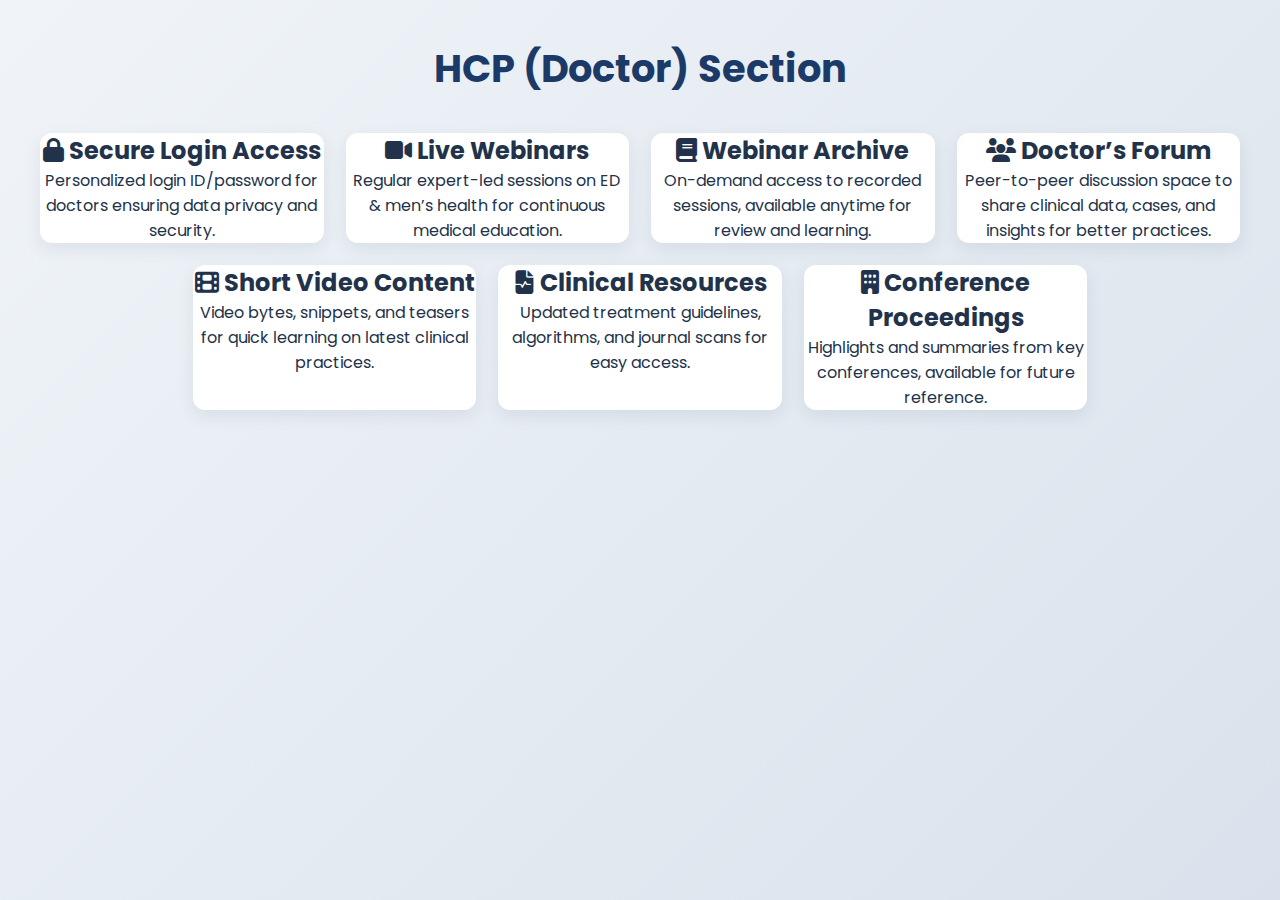
<file: doctor.html>
<!DOCTYPE html>
<html lang="en">

<head>
    <meta charset="UTF-8" />
    <meta name="viewport" content="width=device-width, initial-scale=1.0"/>
    <title>Doctor Dashboard</title>
    <link rel="stylesheet" href="doctor.css">
    <link href="https://fonts.googleapis.com/css2?family=Poppins:wght@400;600;700&display=swap" rel="stylesheet">
    <link rel="stylesheet" href="https://cdnjs.cloudflare.com/ajax/libs/font-awesome/6.4.0/css/all.min.css">
</head>

<body>
    <div class="doctor-container">
        <h1 class="doctor-title">HCP (Doctor) Section</h1>

        <div class="features">

            <div class="feature-card">
                <h2><i class="fas fa-lock"></i> Secure Login Access</h2>
                <p>Personalized login ID/password for doctors ensuring data privacy and security.</p>
            </div>

            <div class="feature-card">
                <h2><i class="fas fa-video"></i> Live Webinars</h2>
                <p>Regular expert-led sessions on ED & men’s health for continuous medical education.</p>
            </div>

            <div class="feature-card">
                <h2><i class="fas fa-book"></i> Webinar Archive</h2>
                <p>On-demand access to recorded sessions, available anytime for review and learning.</p>
            </div>

            <div class="feature-card">
                <h2><i class="fas fa-users"></i> Doctor’s Forum</h2>
                <p>Peer-to-peer discussion space to share clinical data, cases, and insights for better practices.</p>
            </div>

            <div class="feature-card">
                <h2><i class="fas fa-film"></i> Short Video Content</h2>
                <p>Video bytes, snippets, and teasers for quick learning on latest clinical practices.</p>
            </div>

            <div class="feature-card">
                <h2><i class="fas fa-file-medical-alt"></i> Clinical Resources</h2>
                <p>Updated treatment guidelines, algorithms, and journal scans for easy access.</p>
            </div>

            <div class="feature-card">
                <h2><i class="fas fa-building"></i> Conference Proceedings</h2>
                <p>Highlights and summaries from key conferences, available for future reference.</p>
            </div>

        </div>
    </div>
</body>

</html>
</file>
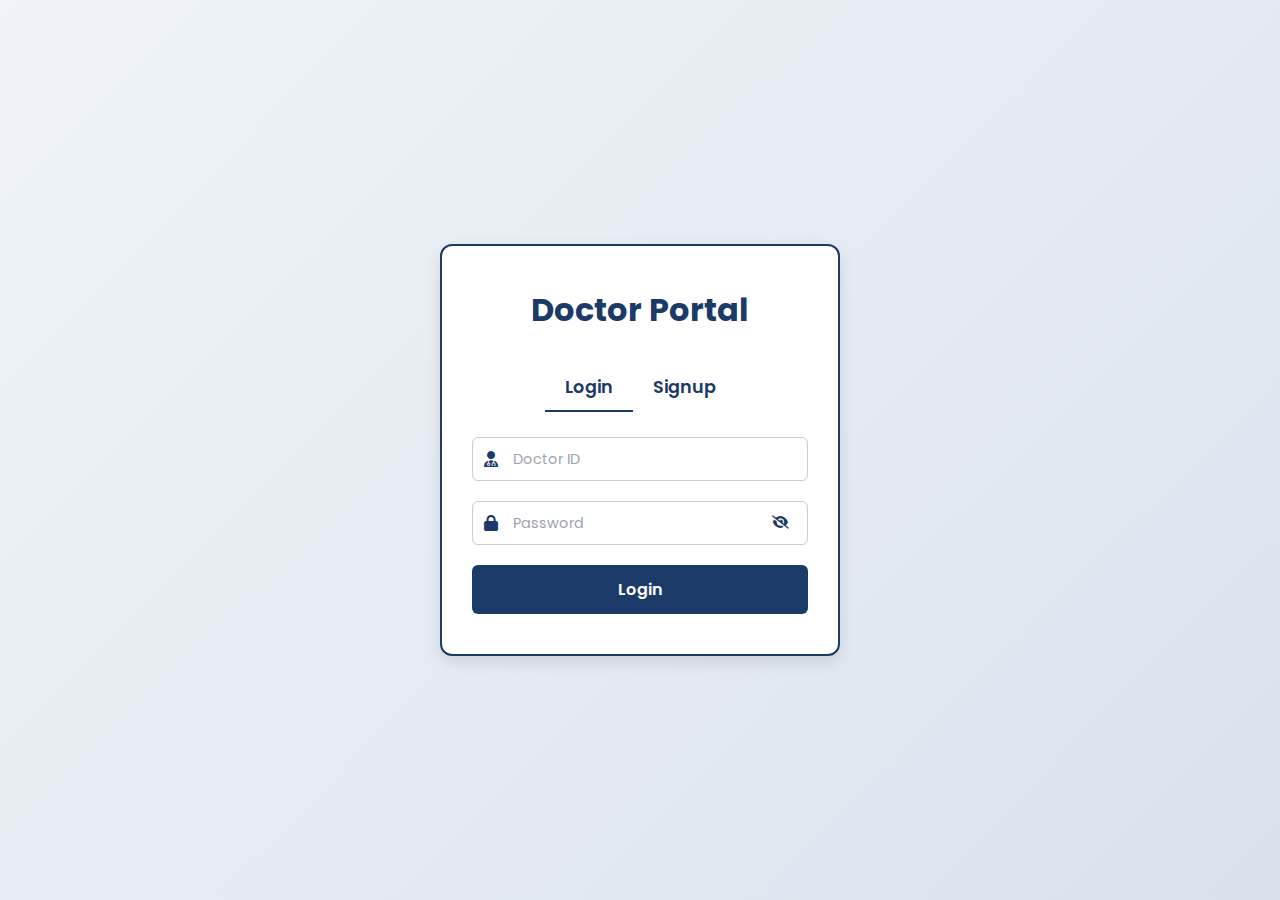
<file: login.html>
<!DOCTYPE html>
<html lang="en">

<head>
    <meta charset="UTF-8" />
    <meta name="viewport" content="width=device-width, initial-scale=1.0"/>
    <title>Doctor Login / Signup</title>
    <link rel="stylesheet" href="login.css">
    <link href="https://fonts.googleapis.com/css2?family=Poppins:wght@400;600;700&display=swap" rel="stylesheet">
    <link rel="stylesheet" href="https://cdnjs.cloudflare.com/ajax/libs/font-awesome/6.4.0/css/all.min.css">
</head>

<body>
    <div class="login-container">
        <h1 class="login-title">Doctor Portal</h1>

        <div class="form-toggle">
            <button class="toggle-btn active" id="loginToggle">Login</button>
            <button class="toggle-btn" id="signupToggle">Signup</button>
        </div>

        <!-- Login Form -->
        <form class="form login-form active">
            <div class="input-group">
                <i class="fas fa-user-md"></i>
                <input type="text" placeholder="Doctor ID" required />
            </div>

            <div class="input-group">
                <i class="fas fa-lock"></i>
                <input type="password" placeholder="Password" required class="password-field" />
                <button type="button" class="toggle-password">
                    <i class="fa-solid fa-eye-slash"></i>
                </button>
            </div>

            <button type="submit" class="submit-btn" onclick="location.href='doctor.html'">
                Login
            </button>
        </form>

        <!-- Signup Form -->
        <form class="form signup-form">
            <div class="input-group">
                <i class="fas fa-user-md"></i>
                <input type="text" placeholder="Doctor Name" required />
            </div>

            <div class="input-group">
                <i class="fas fa-envelope"></i>
                <input type="email" placeholder="Email Address" required />
            </div>

            <div class="input-group">
                <i class="fas fa-lock"></i>
                <input type="password" placeholder="Create Password" required class="password-field" />
                <button type="button" class="toggle-password">
    <i class="fa-solid fa-eye-slash toggle-password-icon"></i>
</button>

            </div>

            <button type="submit" class="submit-btn" onclick="location.href='doctor.html'">
                Signup
            </button>
        </form>
    </div>

    <script>
        const loginToggle = document.getElementById('loginToggle');
        const signupToggle = document.getElementById('signupToggle');
        const loginForm = document.querySelector('.login-form');
        const signupForm = document.querySelector('.signup-form');

        loginToggle.addEventListener('click', () => {
            loginForm.classList.add('active');
            signupForm.classList.remove('active');
            loginToggle.classList.add('active');
            signupToggle.classList.remove('active');
        });

        signupToggle.addEventListener('click', () => {
            signupForm.classList.add('active');
            loginForm.classList.remove('active');
            signupToggle.classList.add('active');
            loginToggle.classList.remove('active');
        });

        // Password Show/Hide Logic
        document.querySelectorAll('.toggle-password').forEach(btn => {
            btn.addEventListener('click', () => {
                const pwdField = btn.parentElement.querySelector('.password-field');
                const icon = btn.querySelector('i');
                if (pwdField.type === 'password') {
                    pwdField.type = 'text';
                    icon.classList.remove('fa-eye-slash');
                    icon.classList.add('fa-eye');
                } else {
                    pwdField.type = 'password';
                    icon.classList.remove('fa-eye');
                    icon.classList.add('fa-eye-slash');
                }
            });
        });
    </script>
</body>

</html>
</file>
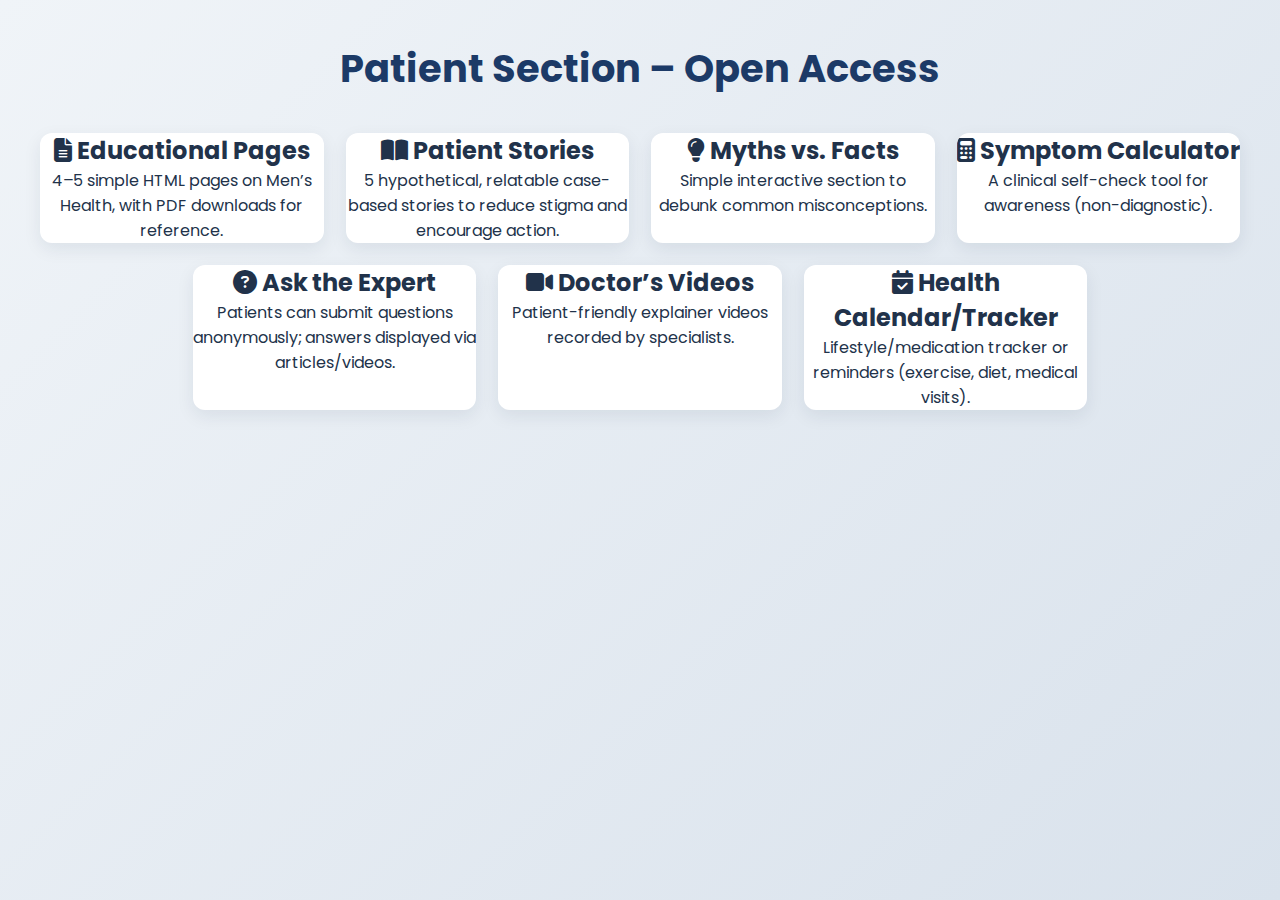
<file: patient.html>
<!DOCTYPE html>
<html lang="en">

<head>
    <meta charset="UTF-8" />
    <meta name="viewport" content="width=device-width, initial-scale=1.0"/>
    <title>Patient Portal</title>
    <link rel="stylesheet" href="patient.css">
    <link href="https://fonts.googleapis.com/css2?family=Poppins:wght@400;600;700&display=swap" rel="stylesheet">
    <link rel="stylesheet" href="https://cdnjs.cloudflare.com/ajax/libs/font-awesome/6.4.0/css/all.min.css">
</head>

<body>
    <div class="patient-container">
        <h1 class="patient-title">Patient Section – Open Access</h1>

        <div class="features">

            <div class="feature-card">
                <h2><i class="fas fa-file-alt"></i> Educational Pages</h2>
                <p>4–5 simple HTML pages on Men’s Health, with PDF downloads for reference.</p>
            </div>

            <div class="feature-card">
                <h2><i class="fas fa-book-open"></i> Patient Stories</h2>
                <p>5 hypothetical, relatable case-based stories to reduce stigma and encourage action.</p>
            </div>

            <div class="feature-card">
                <h2><i class="fas fa-lightbulb"></i> Myths vs. Facts</h2>
                <p>Simple interactive section to debunk common misconceptions.</p>
            </div>

            <div class="feature-card">
                <h2><i class="fas fa-calculator"></i> Symptom Calculator</h2>
                <p>A clinical self-check tool for awareness (non-diagnostic).</p>
            </div>

            <div class="feature-card">
                <h2><i class="fas fa-question-circle"></i> Ask the Expert</h2>
                <p>Patients can submit questions anonymously; answers displayed via articles/videos.</p>
            </div>

            <div class="feature-card">
                <h2><i class="fas fa-video"></i> Doctor’s Videos</h2>
                <p>Patient-friendly explainer videos recorded by specialists.</p>
            </div>

            <div class="feature-card">
                <h2><i class="fas fa-calendar-check"></i> Health Calendar/Tracker</h2>
                <p>Lifestyle/medication tracker or reminders (exercise, diet, medical visits).</p>
            </div>

        </div>
    </div>
</body>

</html>
</file>
<file: login.css>
* {
    margin: 0;
    padding: 0;
    box-sizing: border-box;
}

body {
    font-family: 'Poppins', sans-serif;
    background: linear-gradient(135deg, #f0f4f8, #d9e2ec);
    min-height: 100vh;
    display: flex;
    justify-content: center;
    align-items: center;
    padding: 20px;
}

.login-container {
    background: #ffffff;
    padding: 40px 30px;
    border-radius: 12px;
    box-shadow: 0 6px 15px rgba(0,0,0,0.1);
    max-width: 400px;
    width: 100%;
    text-align: center;
    border: 2px solid #1c3a67;
}

.login-title {
    font-size: 2rem;
    margin-bottom: 30px;
    color: #1c3a67;
    font-weight: 700;
}

.form-toggle {
    display: flex;
    justify-content: center;
    margin-bottom: 25px;
}

.toggle-btn {
    background: none;
    font-family: 'Poppins', sans-serif;
    border: none;
    font-size: 1.1rem;
    font-weight: 600;
    padding: 10px 20px;
    cursor: pointer;
    color: #1c3a67;
    border-bottom: 2px solid transparent;
    transition: border-color 0.3s ease;
}

.toggle-btn.active {
    border-color: #1c3a67;
}

.form {
    display: none;
    flex-direction: column;
}

.form.active {
    display: flex;
}

.input-group {
    position: relative;
    margin-bottom: 20px;
}

.input-group i {
    position: absolute;
    top: 50%;
    left: 12px;
    transform: translateY(-50%);
    color: #1c3a67;
}

.input-group input {
    width: 100%;
    padding: 12px 12px 12px 40px;
    border: 1px solid #ccc;
    border-radius: 6px;
    font-size: 1rem;
    outline: none;
    transition: border 0.3s ease;
}

.input-group input::placeholder {
    color: #9ca3af;
}

.input-group input:focus {
    border-color: #1c3a67;
}

.input-group input::placeholder {
    color: #9ca3af;
    font-family: 'Poppins', sans-serif;
    font-weight: 400;
    font-size: 0.9rem;
}


.toggle-password {
    position: absolute;
    right: 8px;
    top: 50%;
    transform: translateY(-50%);
    border: 0;
    background: transparent;
    cursor: pointer;
    padding: 6px;
    display: flex;
    align-items: center;
    justify-content: center;
    color: #1c3a67;
    z-index: 2;
    border-radius: 6px;
    height:32px;
    width:32px;
}


.toggle-password {
    position: absolute;
    right: 8px;
    top: 50%;
    transform: translateY(-50%);
    border: none;
    background: transparent;
    cursor: pointer;
    height: 40px;
    width: 40px;
    border-radius: 6px;
    display: flex;
    align-items: center;
    justify-content: center;
    z-index: 2;
}


/* Previous styles remain unchanged */

.submit-btn {
    display: inline-flex;
    align-items: center;
    justify-content: center;
    gap: 10px;
    background-color: #1c3a67;
    color: white;
    border: none;
    padding: 12px;
    border-radius: 6px;
    font-weight: 600;
    cursor: pointer;
    transition: background-color 0.3s ease;
      font-family: 'Poppins', sans-serif;
    font-size: 1rem;
}

.submit-btn:hover {
    background-color: #16325c;
}
</file>
<file: doctor.css>
/* doctor.css - full file */

/* Reset */
* { margin: 0; padding: 0; box-sizing: border-box; }

:root {
  --card-gap: 22px;
  --blue: #1c3a67;
}

/* Body */
body {
  font-family: 'Poppins', sans-serif;
  background: linear-gradient(135deg, #f0f4f8, #d9e2ec);
  min-height: 100vh;
  padding: 40px;
  color: #21324a;
}

/* Container */
.doctor-container {
  max-width: 1400px;
  margin: 0 auto;
  text-align: center;
}

.doctor-title {
  font-size: 2.4rem;
  font-weight: 700;
  color: var(--blue);
  margin-bottom: 36px;
}

/* FEATURES - flex layout so last row centers automatically */
.features {
  display: flex;
  flex-wrap: wrap;
  gap: var(--card-gap);
  justify-content: center; /* centers the last (incomplete) row */
  align-items: stretch;
  margin: 0 auto;
  padding: 0;
  list-style: none;
}

/* CARD - sizing set so 4 per row on large screens */
.feature-card {
  background: #ffffff;
  border-radius: 12px;
  overflow: hidden;                       /* clip children to rounded corners */
  -webkit-overflow-scrolling: touch;
  box-shadow: 0 6px 18px rgba(17, 38, 68, 0.08);
  cursor: pointer;
  transition: transform 0.24s ease, box-shadow 0.24s ease;
  display: flex;
  flex-direction: column;
  background-clip: padding-box;

  /* width: 4 columns layout (account for 3 gaps) */
  flex: 0 1 calc((100% - (3 * var(--card-gap))) / 4);
  max-width: calc((100% - (3 * var(--card-gap))) / 4);
  min-width: 220px; /* prevents cards from becoming too narrow on small desktops */
}

/* Accessibility focus + hover */
.feature-card:focus {
  outline: 3px solid rgba(28,58,103,0.12);
  outline-offset: 2px;
}

.feature-card:hover {
  transform: translateY(-6px);
  box-shadow: 0 14px 36px rgba(28, 58, 103, 0.12);
}

/* Heading strip on top (center aligned) */
.card-head {
  background: linear-gradient(180deg, var(--blue), #154064);
  color: #fff;
  padding: 18px 12px;
  font-weight: 600;
  font-size: 1.05rem;
  text-align: center;                       /* center the heading text */
  display: flex;
  justify-content: center;                  /* center icon + text horizontally */
  align-items: center;
  gap: 10px;
  border-bottom: 1px solid rgba(255,255,255,0.06);
  border-radius: 12px 12px 0 0;             /* rounded top corners */
}

.card-head i { display: inline-block; }

/* Image area: remove internal padding so image touches left/right and directly under header.
   Fill background with border color to hide tiny gaps at corners. */
.card-media {
  position: relative;
  padding: 0;                               /* no padding to remove white space */
  display: block;
  flex: 1;
  background: var(--blue);
}

/* Image fills full width, touches edges, rounded bottom corners only */
.card-media img {
  width: 100%;
  height: 220px;
  object-fit: cover;
  display: block;                           /* remove inline gaps */
  border-radius: 0 0 12px 12px;             /* bottom corners rounded to match card */
  vertical-align: middle;
  transition: filter 0.24s ease, transform 0.24s ease;
  -webkit-backface-visibility: hidden;
  backface-visibility: hidden;
  box-shadow: none;                         /* avoid shadow edge artifacts */
  background-color: transparent;
}

/* Hover effects:
   - reduce image brightness (so overlay text is visible)
   - slight zoom for subtle effect (optional) */
.card-media:hover img {
  filter: brightness(0.45);
  transform: scale(1.01);
}

/* Hover overlay text: plain centered text (no button box) */
.hover-text {
  position: absolute;
  left: 50%;
  top: 50%;
  transform: translate(-50%, -50%);
  white-space: nowrap;
  font-size: 18px;
  font-weight: 700;
  color: #ffffff;
  text-transform: none;
  letter-spacing: 0.4px;
  opacity: 0;
  pointer-events: none;
  transition: opacity 0.22s ease, transform 0.22s ease;
  text-shadow: 0 6px 18px rgba(0,0,0,0.55);
  background: none;            /* remove any rectangular background */
  padding: 0;
  border-radius: 0;
}

.card-media:hover .hover-text {
  opacity: 1;
  transform: translate(-50%, -50%) scale(1.01);
}

/* Hidden description used for popup data */
.feature-description { display: none; }

/* POPUP */
.popup-overlay {
  display: none;
  position: fixed;
  inset: 0;
  background: rgba(0,0,0,0.46);
  justify-content: center;
  align-items: center;
  z-index: 1200;
  padding: 28px;
}

.popup-content {
  background: #fff;
  border-radius: 10px;
  width: 100%;
  max-width: 560px;
  padding: 28px;
  position: relative;
  box-shadow: 0 16px 48px rgba(17, 38, 68, 0.2);
}

.popup-close {
  position: absolute;
  top: 12px;
  right: 14px;
  background: transparent;
  border: none;
  font-size: 26px;
  color: var(--blue);
  cursor: pointer;
  line-height: 1;
}

.popup-title {
  margin-bottom: 12px;
  color: var(--blue);
  font-size: 1.2rem;
  font-weight: 700;
}

.popup-description {
  color: #333;
  line-height: 1.5;
  font-size: 1rem;
}

/* RESPONSIVE: change columns via flex-basis calculations */

/* 3 columns */
@media (max-width: 1100px) {
  .feature-card {
    flex: 0 1 calc((100% - (2 * var(--card-gap))) / 3);
    max-width: calc((100% - (2 * var(--card-gap))) / 3);
  }
  .card-media img { height: 200px; }
}

/* 2 columns */
@media (max-width: 800px) {
  .feature-card {
    flex: 0 1 calc((100% - (1 * var(--card-gap))) / 2);
    max-width: calc((100% - (1 * var(--card-gap))) / 2);
  }
  .card-media img { height: 180px; }
}

/* 1 column (mobile) */
@media (max-width: 480px) {
  .feature-card {
    flex: 0 1 100%;
    max-width: 100%;
  }
  body { padding: 20px; }
  .features { gap: 16px; }
  .doctor-title { font-size: 1.8rem; margin-bottom: 20px; }
  .card-media img { height: 180px; }
  .card-head { font-size: 1rem; padding: 14px; }
}
</file>
<file: patient.css>
/* Reset */
* { margin: 0; padding: 0; box-sizing: border-box; }

:root {
  --card-gap: 22px;
  --blue: #1c3a67;
}

/* Body */
body {
  font-family: 'Poppins', sans-serif;
  background: linear-gradient(135deg, #f0f4f8, #d9e2ec);
  min-height: 100vh;
  padding: 40px;
  color: #21324a;
}

/* Container */
.patient-container {
  max-width: 1400px;
  margin: 0 auto;
  text-align: center;
}

.patient-title {
  font-size: 2.4rem;
  font-weight: 700;
  color: var(--blue);
  margin-bottom: 36px;
}

/* FEATURES */
.features {
  display: flex;
  flex-wrap: wrap;
  gap: var(--card-gap);
  justify-content: center;
  align-items: stretch;
  margin: 0 auto;
  padding: 0;
  list-style: none;
}

/* CARD */
.feature-card {
  background: #ffffff;
  border-radius: 12px;
  overflow: hidden;
  box-shadow: 0 6px 18px rgba(17, 38, 68, 0.08);
  cursor: pointer;
  transition: transform 0.24s ease, box-shadow 0.24s ease;
  display: flex;
  flex-direction: column;
  flex: 0 1 calc((100% - (3 * var(--card-gap))) / 4);
  max-width: calc((100% - (3 * var(--card-gap))) / 4);
  min-width: 220px;
}

.feature-card:focus {
  outline: 3px solid rgba(28,58,103,0.12);
  outline-offset: 2px;
}

.feature-card:hover {
  transform: translateY(-6px);
  box-shadow: 0 14px 36px rgba(28, 58, 103, 0.12);
}

/* Heading strip */
.card-head {
  background: linear-gradient(180deg, var(--blue), #154064);
  color: #fff;
  padding: 18px 12px;
  font-weight: 600;
  font-size: 1.05rem;
  text-align: center;
  display: flex;
  justify-content: center;
  align-items: center;
  gap: 10px;
  border-bottom: 1px solid rgba(255,255,255,0.06);
  border-radius: 12px 12px 0 0;
}

.card-head i { display: inline-block; }

/* Image area */
.card-media {
  position: relative;
  padding: 0;
  display: block;
  flex: 1;
  background: var(--blue);
}

.card-media img {
  width: 100%;
  height: 220px;
  object-fit: cover;
  display: block;
  border-radius: 0 0 12px 12px;
  transition: filter 0.24s ease, transform 0.24s ease;
  backface-visibility: hidden;
}

.card-media:hover img {
  filter: brightness(0.45);
  transform: scale(1.01);
}

.hover-text {
  position: absolute;
  left: 50%;
  top: 50%;
  transform: translate(-50%, -50%);
  font-size: 18px;
  font-weight: 700;
  color: #fff;
  opacity: 0;
  transition: opacity 0.22s ease, transform 0.22s ease;
  text-shadow: 0 6px 18px rgba(0,0,0,0.55);
}

.card-media:hover .hover-text {
  opacity: 1;
  transform: translate(-50%, -50%) scale(1.01);
}

.feature-description { display: none; }

/* POPUP */
.popup-overlay {
  display: none;
  position: fixed;
  inset: 0;
  background: rgba(0,0,0,0.46);
  justify-content: center;
  align-items: center;
  z-index: 1200;
  padding: 28px;
}

.popup-content {
  background: #fff;
  border-radius: 10px;
  width: 100%;
  max-width: 560px;
  padding: 28px;
  position: relative;
  box-shadow: 0 16px 48px rgba(17, 38, 68, 0.2);
}

.popup-close {
  position: absolute;
  top: 12px;
  right: 14px;
  background: transparent;
  border: none;
  font-size: 26px;
  color: var(--blue);
  cursor: pointer;
}

.popup-title {
  margin-bottom: 12px;
  color: var(--blue);
  font-size: 1.2rem;
  font-weight: 700;
}

.popup-description {
  color: #333;
  line-height: 1.5;
  font-size: 1rem;
}

/* RESPONSIVE */
@media (max-width: 1100px) {
  .feature-card {
    flex: 0 1 calc((100% - (2 * var(--card-gap))) / 3);
    max-width: calc((100% - (2 * var(--card-gap))) / 3);
  }
  .card-media img { height: 200px; }
}

@media (max-width: 800px) {
  .feature-card {
    flex: 0 1 calc((100% - (1 * var(--card-gap))) / 2);
    max-width: calc((100% - (1 * var(--card-gap))) / 2);
  }
  .card-media img { height: 180px; }
}

@media (max-width: 480px) {
  .feature-card {
    flex: 0 1 100%;
    max-width: 100%;
  }
  body { padding: 20px; }
  .features { gap: 16px; }
  .patient-title { font-size: 1.8rem; margin-bottom: 20px; }
  .card-media img { height: 180px; }
  .card-head { font-size: 1rem; padding: 14px; }
}
</file>
